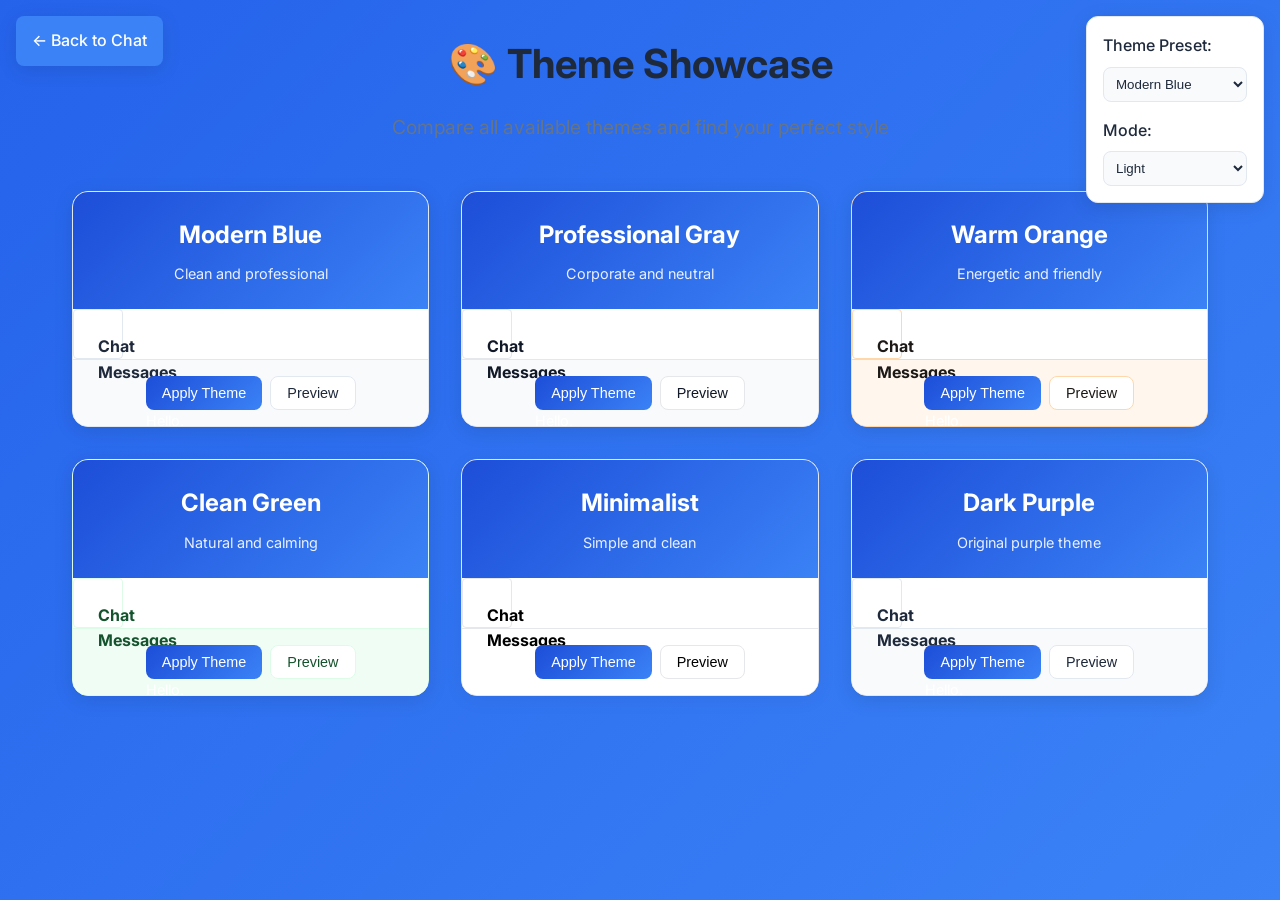
<file: static/theme-showcase.html>
<!DOCTYPE html>
<html lang="en">
<head>
    <meta charset="UTF-8">
    <meta name="viewport" content="width=device-width, initial-scale=1.0">
    <title>NiFi Chat UI - Theme Showcase</title>
    <link rel="stylesheet" href="/static/styles.css?v=2025-08-31-2">
    <link rel="stylesheet" href="/static/themes.css?v=2025-08-31-1">
    <link href="https://fonts.googleapis.com/css2?family=Inter:wght@300;400;500;600;700&display=swap" rel="stylesheet">
    <style>
        .showcase-container {
            max-width: 1200px;
            margin: 0 auto;
            padding: 2rem;
        }
        
        .showcase-header {
            text-align: center;
            margin-bottom: 3rem;
        }
        
        .showcase-header h1 {
            font-size: 2.5rem;
            margin-bottom: 1rem;
            color: var(--text-primary);
        }
        
        .showcase-header p {
            font-size: 1.2rem;
            color: var(--text-secondary);
        }
        
        .theme-grid {
            display: grid;
            grid-template-columns: repeat(auto-fit, minmax(350px, 1fr));
            gap: 2rem;
            margin-bottom: 3rem;
        }
        
        .theme-card {
            background: var(--bg-primary);
            border: 1px solid var(--border-color);
            border-radius: 1rem;
            overflow: hidden;
            box-shadow: 0 4px 20px var(--shadow-color);
            transition: transform 0.3s ease, box-shadow 0.3s ease;
        }
        
        .theme-card:hover {
            transform: translateY(-5px);
            box-shadow: 0 8px 30px var(--shadow-color);
        }
        
        .theme-header {
            padding: 1.5rem;
            background: var(--primary-gradient);
            background: -webkit-linear-gradient(135deg, #3b82f6 0%, #1d4ed8 100%);
            color: white;
            text-align: center;
        }
        
        .theme-header h3 {
            margin: 0 0 0.5rem 0;
            font-size: 1.5rem;
        }
        
        .theme-header p {
            margin: 0;
            opacity: 0.9;
            font-size: 0.9rem;
        }
        
        .theme-preview {
            padding: 1.5rem;
        }
        
        .preview-section {
            margin-bottom: 1.5rem;
        }
        
        .preview-section:last-child {
            margin-bottom: 0;
        }
        
        .preview-section h4 {
            margin: 0 0 0.75rem 0;
            color: var(--text-primary);
            font-size: 1rem;
        }
        
        .preview-message {
            padding: 0.75rem 1rem;
            border-radius: 0.75rem;
            margin-bottom: 0.5rem;
            font-size: 0.9rem;
        }
        
        .preview-message.user {
            background: var(--primary-gradient);
            background: -webkit-linear-gradient(135deg, #3b82f6 0%, #1d4ed8 100%);
            color: white;
            margin-left: 2rem;
        }
        
        .preview-message.assistant {
            background: var(--bg-secondary);
            border: 1px solid var(--border-color);
            margin-right: 2rem;
        }
        
        .preview-button {
            display: inline-block;
            padding: 0.5rem 1rem;
            background: var(--primary-gradient);
            background: -webkit-linear-gradient(135deg, #3b82f6 0%, #1d4ed8 100%);
            color: white;
            border: none;
            border-radius: 0.5rem;
            font-size: 0.9rem;
            cursor: pointer;
            margin-right: 0.5rem;
            margin-bottom: 0.5rem;
        }
        
        .preview-input {
            width: 100%;
            padding: 0.75rem;
            border: 1px solid var(--border-color);
            border-radius: 0.5rem;
            background: var(--bg-secondary);
            color: var(--text-primary);
            font-size: 0.9rem;
        }
        
        .theme-actions {
            padding: 1rem 1.5rem;
            background: var(--bg-secondary);
            border-top: 1px solid var(--border-color);
            display: flex;
            gap: 0.5rem;
            justify-content: center;
        }
        
        .theme-btn {
            padding: 0.5rem 1rem;
            border: 1px solid var(--border-color);
            border-radius: 0.5rem;
            background: var(--bg-primary);
            color: var(--text-primary);
            cursor: pointer;
            font-size: 0.9rem;
            transition: all 0.2s ease;
        }
        
        .theme-btn:hover {
            background: var(--bg-tertiary);
        }
        
        .theme-btn.primary {
            background: var(--primary-gradient);
            background: -webkit-linear-gradient(135deg, #3b82f6 0%, #1d4ed8 100%);
            color: white;
            border: none;
        }
        
        .theme-btn.primary:hover {
            opacity: 0.9;
        }
        
        .controls {
            position: fixed;
            top: 1rem;
            right: 1rem;
            background: var(--bg-primary);
            border: 1px solid var(--border-color);
            border-radius: 0.75rem;
            padding: 1rem;
            box-shadow: 0 4px 20px var(--shadow-color);
            z-index: 1000;
        }
        
        .control-group {
            margin-bottom: 1rem;
        }
        
        .control-group:last-child {
            margin-bottom: 0;
        }
        
        .control-group label {
            display: block;
            margin-bottom: 0.5rem;
            font-weight: 500;
            color: var(--text-primary);
        }
        
        .control-group select {
            width: 100%;
            padding: 0.5rem;
            border: 1px solid var(--border-color);
            border-radius: 0.5rem;
            background: var(--bg-secondary);
            color: var(--text-primary);
        }
        
        .back-link {
            position: fixed;
            top: 1rem;
            left: 1rem;
            background: #3b82f6; /* keep link stable regardless of preview */
            color: white;
            padding: 0.75rem 1rem;
            border-radius: 0.5rem;
            text-decoration: none;
            font-weight: 500;
            box-shadow: 0 4px 20px var(--shadow-color);
            z-index: 1000;
        }
        
        .back-link:hover {
            opacity: 0.9;
        }
    </style>
</head>
<body>
    <a href="/static/index.html" class="back-link">← Back to Chat</a>
    
    <div class="controls">
        <div class="control-group">
            <label for="theme-preset-select">Theme Preset:</label>
            <select id="theme-preset-select">
                <option value="modern-blue">Modern Blue</option>
                <option value="professional-gray">Professional Gray</option>
                <option value="warm-orange">Warm Orange</option>
                <option value="clean-green">Clean Green</option>
                <option value="minimalist">Minimalist</option>
                <option value="dark-purple">Dark Purple</option>
            </select>
        </div>
        <div class="control-group">
            <label for="theme-mode-select">Mode:</label>
            <select id="theme-mode-select">
                <option value="light">Light</option>
                <option value="dark">Dark</option>
            </select>
        </div>
    </div>

    <div class="showcase-container">
        <div class="showcase-header">
            <h1>🎨 Theme Showcase</h1>
            <p>Compare all available themes and find your perfect style</p>
        </div>

        <div class="theme-grid">
            <!-- Modern Blue Theme -->
            <div class="theme-card" data-theme-preset="modern-blue">
                <div class="theme-header">
                    <h3>Modern Blue</h3>
                    <p>Clean and professional</p>
                </div>
                <div class="theme-preview">
                    <div class="preview-section">
                        <h4>Chat Messages</h4>
                        <div class="preview-message user">Hello, how can I help you today?</div>
                        <div class="preview-message assistant">I'm here to assist you with your NiFi workflows!</div>
                    </div>
                    <div class="preview-section">
                        <h4>Buttons</h4>
                        <button class="preview-button">Primary Action</button>
                        <button class="preview-button" style="background: var(--bg-secondary); color: var(--text-secondary); border: 1px solid var(--border-color);">Secondary</button>
                    </div>
                    <div class="preview-section">
                        <h4>Input Field</h4>
                        <input type="text" class="preview-input" placeholder="Type your message here...">
                    </div>
                </div>
                <div class="theme-actions">
                    <button class="theme-btn primary" onclick="applyTheme('modern-blue')">Apply Theme</button>
                    <button class="theme-btn" onclick="previewTheme('modern-blue')">Preview</button>
                </div>
            </div>

            <!-- Professional Gray Theme -->
            <div class="theme-card" data-theme-preset="professional-gray">
                <div class="theme-header">
                    <h3>Professional Gray</h3>
                    <p>Corporate and neutral</p>
                </div>
                <div class="theme-preview">
                    <div class="preview-section">
                        <h4>Chat Messages</h4>
                        <div class="preview-message user">Hello, how can I help you today?</div>
                        <div class="preview-message assistant">I'm here to assist you with your NiFi workflows!</div>
                    </div>
                    <div class="preview-section">
                        <h4>Buttons</h4>
                        <button class="preview-button">Primary Action</button>
                        <button class="preview-button" style="background: var(--bg-secondary); color: var(--text-secondary); border: 1px solid var(--border-color);">Secondary</button>
                    </div>
                    <div class="preview-section">
                        <h4>Input Field</h4>
                        <input type="text" class="preview-input" placeholder="Type your message here...">
                    </div>
                </div>
                <div class="theme-actions">
                    <button class="theme-btn primary" onclick="applyTheme('professional-gray')">Apply Theme</button>
                    <button class="theme-btn" onclick="previewTheme('professional-gray')">Preview</button>
                </div>
            </div>

            <!-- Warm Orange Theme -->
            <div class="theme-card" data-theme-preset="warm-orange">
                <div class="theme-header">
                    <h3>Warm Orange</h3>
                    <p>Energetic and friendly</p>
                </div>
                <div class="theme-preview">
                    <div class="preview-section">
                        <h4>Chat Messages</h4>
                        <div class="preview-message user">Hello, how can I help you today?</div>
                        <div class="preview-message assistant">I'm here to assist you with your NiFi workflows!</div>
                    </div>
                    <div class="preview-section">
                        <h4>Buttons</h4>
                        <button class="preview-button">Primary Action</button>
                        <button class="preview-button" style="background: var(--bg-secondary); color: var(--text-secondary); border: 1px solid var(--border-color);">Secondary</button>
                    </div>
                    <div class="preview-section">
                        <h4>Input Field</h4>
                        <input type="text" class="preview-input" placeholder="Type your message here...">
                    </div>
                </div>
                <div class="theme-actions">
                    <button class="theme-btn primary" onclick="applyTheme('warm-orange')">Apply Theme</button>
                    <button class="theme-btn" onclick="previewTheme('warm-orange')">Preview</button>
                </div>
            </div>

            <!-- Clean Green Theme -->
            <div class="theme-card" data-theme-preset="clean-green">
                <div class="theme-header">
                    <h3>Clean Green</h3>
                    <p>Natural and calming</p>
                </div>
                <div class="theme-preview">
                    <div class="preview-section">
                        <h4>Chat Messages</h4>
                        <div class="preview-message user">Hello, how can I help you today?</div>
                        <div class="preview-message assistant">I'm here to assist you with your NiFi workflows!</div>
                    </div>
                    <div class="preview-section">
                        <h4>Buttons</h4>
                        <button class="preview-button">Primary Action</button>
                        <button class="preview-button" style="background: var(--bg-secondary); color: var(--text-secondary); border: 1px solid var(--border-color);">Secondary</button>
                    </div>
                    <div class="preview-section">
                        <h4>Input Field</h4>
                        <input type="text" class="preview-input" placeholder="Type your message here...">
                    </div>
                </div>
                <div class="theme-actions">
                    <button class="theme-btn primary" onclick="applyTheme('clean-green')">Apply Theme</button>
                    <button class="theme-btn" onclick="previewTheme('clean-green')">Preview</button>
                </div>
            </div>

            <!-- Minimalist Theme -->
            <div class="theme-card" data-theme-preset="minimalist">
                <div class="theme-header">
                    <h3>Minimalist</h3>
                    <p>Simple and clean</p>
                </div>
                <div class="theme-preview">
                    <div class="preview-section">
                        <h4>Chat Messages</h4>
                        <div class="preview-message user">Hello, how can I help you today?</div>
                        <div class="preview-message assistant">I'm here to assist you with your NiFi workflows!</div>
                    </div>
                    <div class="preview-section">
                        <h4>Buttons</h4>
                        <button class="preview-button">Primary Action</button>
                        <button class="preview-button" style="background: var(--bg-secondary); color: var(--text-secondary); border: 1px solid var(--border-color);">Secondary</button>
                    </div>
                    <div class="preview-section">
                        <h4>Input Field</h4>
                        <input type="text" class="preview-input" placeholder="Type your message here...">
                    </div>
                </div>
                <div class="theme-actions">
                    <button class="theme-btn primary" onclick="applyTheme('minimalist')">Apply Theme</button>
                    <button class="theme-btn" onclick="previewTheme('minimalist')">Preview</button>
                </div>
            </div>

            <!-- Dark Purple Theme -->
            <div class="theme-card" data-theme-preset="dark-purple">
                <div class="theme-header">
                    <h3>Dark Purple</h3>
                    <p>Original purple theme</p>
                </div>
                <div class="theme-preview">
                    <div class="preview-section">
                        <h4>Chat Messages</h4>
                        <div class="preview-message user">Hello, how can I help you today?</div>
                        <div class="preview-message assistant">I'm here to assist you with your NiFi workflows!</div>
                    </div>
                    <div class="preview-section">
                        <h4>Buttons</h4>
                        <button class="preview-button">Primary Action</button>
                        <button class="preview-button" style="background: var(--bg-secondary); color: var(--text-secondary); border: 1px solid var(--border-color);">Secondary</button>
                    </div>
                    <div class="preview-section">
                        <h4>Input Field</h4>
                        <input type="text" class="preview-input" placeholder="Type your message here...">
                    </div>
                </div>
                <div class="theme-actions">
                    <button class="theme-btn primary" onclick="applyTheme('dark-purple')">Apply Theme</button>
                    <button class="theme-btn" onclick="previewTheme('dark-purple')">Preview</button>
                </div>
            </div>
        </div>
    </div>

    <script src="/static/js/safari-theme-fix.js"></script>
    <script>
        // Theme management
        let currentPreset = 'modern-blue';
        let currentMode = 'light';
        let safariFix = null;
        let isSafari = /^((?!chrome|android).)*safari/i.test(navigator.userAgent);
        
        if (isSafari) {
            console.log('Safari detected in showcase, initializing Safari theme fix');
            safariFix = new SafariThemeFix();
        }

        function applyTheme(preset) {
            currentPreset = preset;
            
            if (isSafari && safariFix) {
                // Use Safari-specific theme application
                safariFix.applyTheme(preset, currentMode);
            } else {
                // Standard theme application
                document.documentElement.setAttribute('data-theme-preset', preset);
                document.documentElement.setAttribute('data-theme', currentMode);
            }
            
            localStorage.setItem('themePreset', preset);
            localStorage.setItem('theme', currentMode);
            
            // Update controls
            document.getElementById('theme-preset-select').value = preset;
        }

        function previewTheme(preset) {
            if (isSafari && safariFix) {
                // Use Safari-specific theme application
                safariFix.applyTheme(preset, currentMode);
            } else {
                // Standard theme application
                document.documentElement.setAttribute('data-theme-preset', preset);
                document.documentElement.setAttribute('data-theme', currentMode);
            }
        }

        // Control event listeners
        document.getElementById('theme-preset-select').addEventListener('change', (e) => {
            applyTheme(e.target.value);
        });

        document.getElementById('theme-mode-select').addEventListener('change', (e) => {
            currentMode = e.target.value;
            
            if (isSafari && safariFix) {
                // Use Safari-specific theme application
                safariFix.applyTheme(currentPreset, currentMode);
            } else {
                // Standard theme application
                document.documentElement.setAttribute('data-theme', currentMode);
            }
            
            localStorage.setItem('theme', currentMode);
        });

        // Initialize
        document.addEventListener('DOMContentLoaded', () => {
            const savedPreset = localStorage.getItem('themePreset') || 'modern-blue';
            const savedMode = localStorage.getItem('theme') || 'light';
            
            currentPreset = savedPreset;
            currentMode = savedMode;
            
            document.getElementById('theme-preset-select').value = savedPreset;
            document.getElementById('theme-mode-select').value = savedMode;
            
            applyTheme(savedPreset);
        });
    </script>
</body>
</html>
</file>
<file: static/styles.css>
/* Reset and Base Styles */
* {
    margin: 0;
    padding: 0;
    box-sizing: border-box;
}

/* CSS Variables - Default to Modern Blue theme */
:root {
    --primary-gradient: linear-gradient(135deg, #3b82f6 0%, #1d4ed8 100%);
    --primary-color: #3b82f6;
    --primary-hover: #2563eb;
    --secondary-color: #64748b;
    --accent-color: #3b82f6;
    --accent-hover: #2563eb;
    
    --bg-primary: #ffffff;
    --bg-secondary: #f8fafc;
    --bg-tertiary: #f1f5f9;
    --bg-chat: #f8fafc;
    
    --text-primary: #1e293b;
    --text-secondary: #64748b;
    --text-muted: #94a3b8;
    
    --border-color: #e2e8f0;
    --border-light: #f1f5f9;
    --shadow-color: rgba(0, 0, 0, 0.1);
    --shadow-light: rgba(0, 0, 0, 0.05);
    
    --success-color: #10b981;
    --warning-color: #f59e0b;
    --error-color: #ef4444;
    --info-color: #3b82f6;
}

body {
    font-family: 'Inter', -apple-system, BlinkMacSystemFont, 'Segoe UI', Roboto, sans-serif;
    background: var(--primary-gradient);
    min-height: 100vh;
    color: var(--text-primary);
    line-height: 1.6;
}

/* App Container */
.app-container {
    display: flex;
    flex-direction: column;
    height: 100vh;
    max-width: 95vw;
    margin: 0 auto;
    background: var(--bg-primary);
    box-shadow: 0 0 50px var(--shadow-color);
}

/* Header */
.header {
    background: var(--primary-gradient);
    color: white;
    padding: 1rem 2rem;
    box-shadow: 0 2px 10px var(--shadow-color);
}

.header-content {
    display: flex;
    justify-content: space-between;
    align-items: center;
}

.header-controls {
    display: flex;
    align-items: center;
    gap: 1rem;
}

.theme-toggle {
    background: rgba(255, 255, 255, 0.2);
    border: 1px solid rgba(255, 255, 255, 0.3);
    border-radius: 50%;
    width: 40px;
    height: 40px;
    display: flex;
    align-items: center;
    justify-content: center;
    cursor: pointer;
    transition: all 0.3s ease;
    color: white;
    font-size: 1.2rem;
}

.theme-toggle:hover {
    background: rgba(255, 255, 255, 0.3);
    transform: scale(1.1);
}

.header-btn {
    background: rgba(255, 255, 255, 0.2);
    border: 1px solid rgba(255, 255, 255, 0.3);
    border-radius: 50%;
    width: 40px;
    height: 40px;
    display: flex;
    align-items: center;
    justify-content: center;
    cursor: pointer;
    transition: all 0.3s ease;
    color: white;
    font-size: 1.2rem;
}

.header-btn:hover {
    background: rgba(255, 255, 255, 0.3);
    transform: scale(1.1);
}

/* Dark theme styles are now handled by the theme presets in themes.css */

.app-title {
    font-size: 1.5rem;
    font-weight: 600;
    margin: 0;
}

.connection-status {
    display: flex;
    align-items: center;
    gap: 0.5rem;
    font-size: 0.9rem;
}

.connection-indicator {
    width: 8px;
    height: 8px;
    border-radius: 50%;
    transition: background-color 0.3s ease;
}

.connection-indicator.connected {
    background-color: #10b981;
    box-shadow: 0 0 10px rgba(16, 185, 129, 0.5);
}

.connection-indicator.disconnected {
    background-color: #ef4444;
    box-shadow: 0 0 10px rgba(239, 68, 68, 0.5);
}

.connection-indicator.connecting {
    background-color: #f59e0b;
    box-shadow: 0 0 10px rgba(245, 158, 11, 0.5);
    animation: pulse 1.5s infinite;
}

@keyframes pulse {
    0%, 100% { opacity: 1; }
    50% { opacity: 0.5; }
}

/* NiFi server selector and enhanced status */
.nifi-server-selector {
    display: flex;
    align-items: center;
    gap: 0.5rem;
    background: rgba(255, 255, 255, 0.1);
    padding: 0.5rem 0.75rem;
    border-radius: 0.5rem;
    border: 1px solid rgba(255, 255, 255, 0.2);
}

.server-label {
    font-size: 0.8rem;
    color: rgba(255, 255, 255, 0.8);
    white-space: nowrap;
}

.server-select {
    background: rgba(255, 255, 255, 0.1);
    border: 1px solid rgba(255, 255, 255, 0.2);
    color: white;
    padding: 0.25rem 0.5rem;
    border-radius: 0.25rem;
    font-size: 0.8rem;
    min-width: 60px;
    width: auto;
}

/* Ensure extra space so selected name isn't clipped by native arrow */
#model-select-header {
    padding-right: 1.75rem;
    max-width: 220px;
    text-overflow: ellipsis;
    white-space: nowrap;
    overflow: hidden;
    /* Allow JS to expand width; but also cap at a larger max for Chrome */
    max-width: 360px;
}

.server-select:disabled {
    opacity: 0.6;
    cursor: not-allowed;
    filter: grayscale(35%);
}

.server-select:focus {
    outline: none;
    border-color: rgba(255, 255, 255, 0.5);
    box-shadow: 0 0 0 2px rgba(255, 255, 255, 0.1);
}

.server-select option {
    background: #1e293b;
    color: white;
}

/* Model selector shares same look */
.model-selector {
    display: flex;
    align-items: center;
    gap: 0.5rem;
    background: rgba(255, 255, 255, 0.1);
    padding: 0.5rem 0.75rem;
    border-radius: 0.5rem;
    border: 1px solid rgba(255, 255, 255, 0.2);
}

.connection-status {
    display: flex;
    flex-direction: column;
    gap: 0.25rem;
    font-size: 0.8rem;
}

.connection-item {
    display: flex;
    align-items: center;
    gap: 0.5rem;
}

.connection-indicator.unhealthy {
    background-color: #f59e0b;
    box-shadow: 0 0 10px rgba(245, 158, 11, 0.5);
}

/* Execution settings in header */
.exec-settings {
    display: flex;
    align-items: center;
    gap: 0.5rem;
}

.exec-item {
    display: flex;
    align-items: center;
    gap: 0.25rem;
}

.exec-item.disabled {
    opacity: 0.6;
}

.exec-number {
    width: auto;
    min-width: 48px;
    max-width: 80px;
}

/* Main Content */
.main-content {
    flex: 1;
    display: flex;
    flex-direction: column;
    overflow: hidden;
}

/* Chat Container */
.chat-container {
    flex: 1;
    overflow-y: auto;
    padding: 1rem;
    background: var(--bg-chat);
}

.chat-history {
    max-width: 90%;
    margin: 0 auto;
    width: 100%;
    max-height: none;
    overflow: visible;
}

/* Messages */
.message {
    margin-bottom: 1.5rem;
    animation: fadeInUp 0.3s ease;
}

@keyframes fadeInUp {
    from {
        opacity: 0;
        transform: translateY(20px);
    }
    to {
        opacity: 1;
        transform: translateY(0);
    }
}

.message-content {
    padding: 1rem 1.5rem;
    border-radius: 1rem;
    max-width: 80%;
    word-wrap: break-word;
    max-height: none;
    overflow: visible;
}

.user-message {
    display: flex;
    justify-content: flex-end;
}

.user-message .message-content {
    background: var(--primary-gradient);
    color: white;
    border-bottom-right-radius: 0.25rem;
}

.assistant-message {
    display: flex;
    justify-content: flex-start;
}

.assistant-message .message-content {
    background: var(--bg-primary);
    border: 1px solid var(--border-color);
    border-bottom-left-radius: 0.25rem;
    box-shadow: 0 2px 10px var(--shadow-light);
}

.system-message {
    display: flex;
    justify-content: center;
}

.system-message .message-content {
    background: var(--bg-secondary);
    border: 1px solid var(--border-color);
    border-radius: 1rem;
    text-align: center;
    max-width: 100%;
}

.system-message h3 {
    color: var(--accent-color);
    margin-bottom: 0.5rem;
}

.system-message ul {
    text-align: left;
    margin: 1rem 0;
    padding-left: 1.5rem;
}

.system-message li {
    margin-bottom: 0.25rem;
}

/* Input Area */
.input-area {
    background: var(--bg-primary);
    border-top: 1px solid var(--border-color);
    padding: 1rem 2rem;
}

.stop-button {
    margin-bottom: 1rem;
    text-align: center;
}

.input-form {
    max-width: 800px;
    margin: 0 auto;
}

.objective-container {
    margin-bottom: 15px;
}

.objective-input {
    width: 100%;
    padding: 12px;
    border: 1px solid var(--border-color);
    border-radius: 8px;
    font-size: 14px;
    font-family: inherit;
    resize: vertical;
    min-height: 60px;
    background-color: var(--bg-secondary);
    color: var(--text-primary);
    transition: border-color 0.3s ease;
}

.objective-input:focus {
    outline: none;
    border-color: var(--accent-color);
    box-shadow: 0 0 0 2px rgba(59, 130, 246, 0.1);
}

.objective-input::placeholder {
    color: var(--text-muted);
}

.objective-footer {
    display: flex;
    justify-content: flex-start;
    margin-top: 0.5rem;
    font-size: 0.875rem;
    color: var(--text-secondary);
}

.objective-char-count {
    font-weight: 500;
}

.input-container {
    display: flex;
    gap: 0.5rem;
    align-items: flex-end;
    background: var(--bg-secondary);
    border: 2px solid var(--border-color);
    border-radius: 1rem;
    padding: 0.75rem;
    transition: border-color 0.3s ease;
}

.input-container:focus-within {
    border-color: var(--accent-color);
    box-shadow: 0 0 0 3px rgba(59, 130, 246, 0.1);
}

.user-input {
    flex: 1;
    border: none;
    background: transparent;
    resize: none;
    font-family: inherit;
    font-size: 1rem;
    line-height: 1.5;
    outline: none;
    min-height: 24px;
    max-height: 120px;
    color: var(--text-primary);
}

.user-input::placeholder {
    color: var(--text-muted);
}

.input-footer {
    display: flex;
    justify-content: space-between;
    align-items: center;
    margin-top: 0.5rem;
    font-size: 0.875rem;
    color: var(--text-secondary);
}

.char-count {
    font-weight: 500;
}

.prompt-char-count {
    font-weight: 500;
}

.input-options {
    display: flex;
    gap: 0.5rem;
}

/* Buttons */
.btn {
    display: inline-flex;
    align-items: center;
    gap: 0.5rem;
    padding: 0.75rem 1.5rem;
    border: none;
    border-radius: 0.75rem;
    font-family: inherit;
    font-size: 0.875rem;
    font-weight: 500;
    cursor: pointer;
    transition: all 0.2s ease;
    text-decoration: none;
    white-space: nowrap;
}

.btn:hover {
    transform: translateY(-1px);
    box-shadow: 0 4px 12px rgba(0, 0, 0, 0.15);
}

.btn:active {
    transform: translateY(0);
}

.btn:disabled {
    opacity: 0.6;
    cursor: not-allowed;
    transform: none;
}

.btn-primary {
    background: var(--primary-gradient);
    color: white;
}

.btn-secondary {
    background: var(--bg-secondary);
    color: var(--text-secondary);
    border: 1px solid var(--border-color);
}

.btn-send {
    background: var(--primary-gradient);
    color: white;
    padding: 0.75rem;
    border-radius: 0.75rem;
    min-width: 48px;
    height: 48px;
    justify-content: center;
}

.btn-stop {
    background: linear-gradient(135deg, #ef4444 0%, #dc2626 100%);
    color: white;
    padding: 1rem 2rem;
    font-size: 1rem;
}

.btn-small {
    padding: 0.5rem 1rem;
    font-size: 0.75rem;
}

.btn-icon {
    font-size: 1.1em;
}

/* Loading Overlay */
.loading-overlay {
    position: fixed;
    top: 0;
    left: 0;
    right: 0;
    bottom: 0;
    background: rgba(0, 0, 0, 0.5);
    display: flex;
    align-items: center;
    justify-content: center;
    z-index: 1000;
}

.loading-content {
    background: white;
    padding: 2rem;
    border-radius: 1rem;
    text-align: center;
    box-shadow: 0 20px 40px rgba(0, 0, 0, 0.1);
}

.loading-spinner {
    width: 40px;
    height: 40px;
    border: 4px solid #f3f4f6;
    border-top: 4px solid #667eea;
    border-radius: 50%;
    animation: spin 1s linear infinite;
    margin: 0 auto 1rem;
}

@keyframes spin {
    0% { transform: rotate(0deg); }
    100% { transform: rotate(360deg); }
}

/* Modal */
.modal {
    position: fixed;
    top: 0;
    left: 0;
    right: 0;
    bottom: 0;
    background: rgba(0, 0, 0, 0.5);
    display: flex;
    align-items: center;
    justify-content: center;
    z-index: 1000;
}

.modal-content {
    background: var(--bg-primary);
    border-radius: 1rem;
    max-width: 500px;
    width: 90%;
    max-height: 80vh;
    display: flex;
    flex-direction: column;
    box-shadow: 0 20px 40px var(--shadow-color);
}

.modal-large {
    max-width: 800px;
    width: 95%;
    max-height: 90vh;
    display: flex;
    flex-direction: column;
}

.modal-section {
    margin-bottom: 2rem;
    padding-bottom: 1rem;
    border-bottom: 1px solid var(--border-color);
}

.modal-section:last-child {
    border-bottom: none;
    margin-bottom: 0;
}

.modal-section h4 {
    margin-bottom: 1rem;
    color: var(--text-primary);
    font-size: 1.1rem;
    font-weight: 600;
}

/* Tool content formatting */
.tool-content {
    padding: 1rem;
    background: var(--bg-secondary);
    border-radius: 0.5rem;
    margin-top: 0.5rem;
    display: none;
}

.tool-content.show {
    display: block;
}

.tool-description {
    margin-bottom: 1rem;
    line-height: 1.6;
}

/* Format headers (text wrapped in **) */
.tool-description strong {
    display: block;
    font-weight: 600;
    color: var(--text-primary);
    margin: 1rem 0 0.5rem 0;
}

.tool-description strong:first-child {
    margin-top: 0;
}

/* Format code blocks (text wrapped in ```) */
.tool-description pre {
    background: var(--bg-tertiary);
    color: var(--text-primary);
    padding: 1rem;
    border-radius: 0.5rem;
    overflow-x: auto;
    margin: 1rem 0;
    font-family: 'Monaco', 'Menlo', 'Ubuntu Mono', monospace;
    font-size: 0.9rem;
    line-height: 1.4;
}

/* Format inline code (text wrapped in `) */
.tool-description code {
    background: var(--bg-tertiary);
    color: var(--text-primary);
    padding: 0.125rem 0.25rem;
    border-radius: 0.25rem;
    font-family: 'Monaco', 'Menlo', 'Ubuntu Mono', monospace;
    font-size: 0.9rem;
}

/* Markdown Content Styles */
.markdown-content {
    line-height: 1.6;
    color: var(--text-primary);
}

.markdown-content h1,
.markdown-content h2,
.markdown-content h3,
.markdown-content h4,
.markdown-content h5,
.markdown-content h6 {
    margin: 1.5rem 0 1rem 0;
    font-weight: 600;
    color: var(--text-primary);
}

.markdown-content h1 { font-size: 1.5rem; }
.markdown-content h2 { font-size: 1.25rem; }
.markdown-content h3 { font-size: 1.1rem; }
.markdown-content h4 { font-size: 1rem; }

.markdown-content p {
    margin: 0.75rem 0;
}

.markdown-content ul,
.markdown-content ol {
    margin: 0.75rem 0;
    padding-left: 1.5rem;
}

.markdown-content li {
    margin: 0.25rem 0;
}

/* Markdown Tables */
.markdown-table-wrapper {
    margin: 1rem 0;
    overflow-x: auto;
    border-radius: 0.5rem;
    border: 1px solid var(--border-color);
}

.markdown-table {
    width: 100%;
    border-collapse: collapse;
    background: var(--bg-secondary);
    font-size: 0.875rem;
}

.markdown-table th,
.markdown-table td {
    padding: 0.75rem;
    text-align: left;
    border-bottom: 1px solid var(--border-color);
}

.markdown-table th {
    background: var(--bg-tertiary);
    font-weight: 600;
    color: var(--text-primary);
}

.markdown-table tr:hover {
    background: var(--bg-tertiary);
}

/* Markdown Code Blocks */
.markdown-code-block {
    margin: 1rem 0;
    border-radius: 0.5rem;
    overflow: hidden;
    border: 1px solid var(--border-color);
}

.markdown-code-block .code-header {
    background: var(--bg-tertiary);
    padding: 0.5rem 0.75rem;
    border-bottom: 1px solid var(--border-color);
    font-size: 0.75rem;
    font-weight: 500;
    color: var(--text-muted);
}

.markdown-code-block pre {
    margin: 0;
    padding: 1rem;
    background: var(--bg-secondary);
    overflow-x: auto;
    font-family: 'Monaco', 'Menlo', 'Ubuntu Mono', monospace;
    font-size: 0.875rem;
    line-height: 1.4;
}

.markdown-code-block code {
    background: none;
    padding: 0;
    border: none;
    color: var(--text-primary);
}

/* Markdown Inline Code */
.markdown-inline-code {
    background: var(--bg-secondary);
    color: var(--text-primary);
    padding: 0.125rem 0.25rem;
    border-radius: 0.25rem;
    font-family: 'Monaco', 'Monaco', 'Menlo', 'Ubuntu Mono', monospace;
    font-size: 0.875rem;
    border: 1px solid var(--border-color);
}

/* Markdown Blockquotes */
.markdown-content blockquote {
    margin: 1rem 0;
    padding: 0.75rem 1rem;
    border-left: 4px solid var(--accent-color);
    background: var(--bg-secondary);
    border-radius: 0.25rem;
    font-style: italic;
    color: var(--text-muted);
}

/* Markdown Links */
.markdown-content a {
    color: var(--accent-color);
    text-decoration: none;
}

.markdown-content a:hover {
    text-decoration: underline;
}

/* Markdown Strong/Emphasis */
.markdown-content strong {
    font-weight: 600;
    color: var(--text-primary);
}

.markdown-content em {
    font-style: italic;
}

/* Mermaid Diagram Styles */
.markdown-mermaid-block {
    margin: 1rem 0;
    border-radius: 0.5rem;
    overflow: hidden;
    border: 1px solid var(--border-color);
    background: var(--bg-secondary);
}

.mermaid-header {
    display: flex;
    justify-content: space-between;
    align-items: center;
    padding: 0.75rem 1rem;
    background: var(--bg-tertiary);
    border-bottom: 1px solid var(--border-color);
}

.mermaid-title {
    font-weight: 600;
    color: var(--text-primary);
    font-size: 0.875rem;
}

.mermaid-controls {
    display: flex;
    gap: 0.5rem;
}

.mermaid-btn {
    background: var(--accent-color);
    color: white;
    border: none;
    padding: 0.25rem 0.5rem;
    border-radius: 0.25rem;
    font-size: 0.75rem;
    cursor: pointer;
    transition: background-color 0.2s ease;
}

.mermaid-btn:hover {
    background: var(--accent-hover);
}

.mermaid-container {
    padding: 1rem;
    background: var(--bg-secondary);
    min-height: 100px;
    display: flex;
    align-items: center;
    justify-content: center;
}

.mermaid-container.rendered {
    padding: 0;
    min-height: auto;
}

.mermaid-container svg {
    max-width: 100%;
    height: auto;
}

.mermaid-success {
    color: #10b981;
    font-size: 0.875rem;
    font-weight: 500;
    text-align: center;
    padding: 0.5rem;
}

.mermaid-error {
    color: #ef4444;
    font-size: 0.875rem;
    text-align: center;
    padding: 0.5rem;
}

.mermaid-loading {
    color: var(--text-secondary);
    font-size: 0.875rem;
    text-align: center;
    padding: 1rem;
    font-style: italic;
}

/* Dark mode styles for Mermaid diagrams */
[data-theme="dark"] .mermaid-container svg {
    /* Force light colors for better visibility in dark mode */
    background: transparent !important;
}

[data-theme="dark"] .mermaid-container svg .node rect,
[data-theme="dark"] .mermaid-container svg .node circle,
[data-theme="dark"] .mermaid-container svg .node ellipse,
[data-theme="dark"] .mermaid-container svg .node polygon {
    fill: #ffffff !important;
    stroke: #374151 !important;
    stroke-width: 2px !important;
}

[data-theme="dark"] .mermaid-container svg .node .label {
    color: #1f2937 !important;
    fill: #1f2937 !important;
    font-weight: 500 !important;
}

[data-theme="dark"] .mermaid-container svg .edgePath .path {
    stroke: #60a5fa !important;
    stroke-width: 2px !important;
}

[data-theme="dark"] .mermaid-container svg .edgeLabel {
    background: #ffffff !important;
    color: #1f2937 !important;
    fill: #1f2937 !important;
    border: 1px solid #e5e7eb !important;
    border-radius: 4px !important;
    padding: 2px 6px !important;
}

[data-theme="dark"] .mermaid-container svg .arrowheadPath {
    fill: #60a5fa !important;
}

[data-theme="dark"] .mermaid-container svg .flowchart-link {
    stroke: #60a5fa !important;
    stroke-width: 2px !important;
}

/* Additional dark mode fixes for different Mermaid diagram types */
[data-theme="dark"] .mermaid-container svg .cluster rect {
    fill: #f3f4f6 !important;
    stroke: #9ca3af !important;
    stroke-width: 1px !important;
}

[data-theme="dark"] .mermaid-container svg .cluster .cluster-label {
    fill: #1f2937 !important;
    font-weight: 600 !important;
}

[data-theme="dark"] .mermaid-container svg .titleText {
    fill: #1f2937 !important;
    font-weight: 600 !important;
}

/* Phase filtering */
.phase-filters {
    margin-bottom: 1rem;
}

.phase-checkboxes {
    margin-top: 1rem;
    display: flex;
    flex-wrap: wrap;
    gap: 0.5rem;
}

.phase-checkboxes .checkbox-label {
    margin-bottom: 0.25rem;
    min-width: 120px;
}

.modal-header {
    display: flex;
    justify-content: space-between;
    align-items: center;
    padding: 1.5rem;
    border-bottom: 1px solid var(--border-color);
}

.modal-header h3 {
    margin: 0;
    color: var(--text-primary);
}

.modal-close {
    background: none;
    border: none;
    font-size: 1.5rem;
    cursor: pointer;
    color: var(--text-secondary);
    padding: 0;
    width: 32px;
    height: 32px;
    display: flex;
    align-items: center;
    justify-content: center;
    border-radius: 0.5rem;
    transition: background-color 0.2s ease;
}

.modal-close:hover {
    background-color: var(--bg-tertiary);
}

.modal-body {
    padding: 1.5rem;
    flex: 1;
    overflow-y: auto;
    min-height: 0;
}

.modal-footer {
    padding: 1.5rem;
    border-top: 1px solid var(--border-color);
    display: flex;
    justify-content: flex-end;
    gap: 0.5rem;
}

/* Responsive Design */
@media (max-width: 768px) {
    .app-container {
        height: 100vh;
        margin: 0;
    }
    
    .header {
        padding: 1rem;
    }
    
    .app-title {
        font-size: 1.25rem;
    }
    
    .chat-container {
        padding: 0.5rem;
    }
    
    .message-content {
        max-width: 90%;
        padding: 0.75rem 1rem;
    }
    
    .input-area {
        padding: 1rem;
    }
    
    .input-container {
        padding: 0.5rem;
    }
    
    .btn {
        padding: 0.5rem 1rem;
    }
    
    .btn-send {
        min-width: 40px;
        height: 40px;
    }
}

@media (max-width: 480px) {
    .header-content {
        flex-direction: column;
        gap: 0.5rem;
        text-align: center;
    }
    
    .input-footer {
        flex-direction: column;
        gap: 0.5rem;
        align-items: flex-start;
    }
    
    .message-content {
        max-width: 95%;
        padding: 0.5rem 0.75rem;
    }
    
    .settings-panel {
        width: 100%;
        transform: translateX(100%);
    }
    
    .settings-toggle {
        top: 70px;
        right: 10px;
    }
    
    .settings-toggle .btn {
        padding: 0.5rem;
        font-size: 0.75rem;
    }
    
    .settings-content {
        padding: 0.75rem;
    }
    
    .settings-section {
        margin-bottom: 1rem;
        padding-bottom: 0.75rem;
    }
    
    .settings-section h4 {
        font-size: 0.8rem;
    }
}

/* Settings Panel - Streamlit Style */

.settings-panel {
    position: fixed;
    top: 0;
    right: -350px;
    width: 350px;
    min-width: 300px;
    max-width: 80vw;
    height: 100vh;
    background: var(--bg-secondary);
    border-left: 1px solid var(--border-color);
    box-shadow: -2px 0 10px var(--shadow-color);
    z-index: 200;
    overflow-y: auto;
    transition: right 0.3s ease;
    /* Safari compatibility */
    -webkit-transition: right 0.3s ease;
    /* Ensure hidden by default */
    display: none;
    visibility: hidden;
    resize: horizontal;
}

.settings-resize-handle {
    position: absolute;
    left: 0;
    top: 0;
    width: 4px;
    height: 100%;
    background: var(--border-color);
    cursor: ew-resize;
    transition: background-color 0.2s ease;
}

.settings-resize-handle:hover {
    background: var(--text-muted);
}

.settings-resize-handle:active {
    background: var(--text-secondary);
}

.settings-panel.show {
    right: 0;
}

.settings-content {
    padding: 1rem;
}

.settings-header {
    display: flex;
    justify-content: space-between;
    align-items: center;
    margin-bottom: 1.5rem;
    padding-bottom: 0.75rem;
    border-bottom: 1px solid var(--border-color);
}

.settings-header h3 {
    margin: 0;
    color: var(--text-primary);
    font-size: 1.25rem;
    font-weight: 600;
}

.btn-icon-only {
    background: none;
    border: none;
    font-size: 1.25rem;
    cursor: pointer;
    color: var(--text-secondary);
    padding: 0.25rem;
    border-radius: 0.25rem;
    transition: background-color 0.2s ease;
    width: 24px;
    height: 24px;
    display: flex;
    align-items: center;
    justify-content: center;
}

.btn-icon-only:hover {
    background-color: var(--bg-tertiary);
}

.settings-section {
    margin-bottom: 1.5rem;
    padding-bottom: 1rem;
    border-bottom: 1px solid var(--border-color);
}

.settings-section:last-child {
    border-bottom: none;
    margin-bottom: 0;
}

.settings-section h4 {
    margin: 0 0 0.75rem 0;
    color: var(--text-primary);
    font-size: 0.875rem;
    font-weight: 600;
    text-transform: uppercase;
    letter-spacing: 0.5px;
}

.settings-select {
    width: 100%;
    padding: 0.5rem 0.75rem;
    border: 1px solid var(--border-color);
    border-radius: 0.375rem;
    background: var(--bg-primary);
    font-size: 0.875rem;
    color: var(--text-primary);
    transition: border-color 0.2s ease;
    box-sizing: border-box;
}

.settings-select:focus {
    outline: none;
    border-color: var(--accent-color);
    box-shadow: 0 0 0 2px rgba(59, 130, 246, 0.1);
}

.settings-input {
    width: 100%;
    padding: 0.5rem 0.75rem;
    border: 1px solid var(--border-color);
    border-radius: 0.375rem;
    background: var(--bg-primary);
    font-size: 0.875rem;
    color: var(--text-primary);
    transition: border-color 0.2s ease;
    box-sizing: border-box;
}

.settings-input:focus {
    outline: none;
    border-color: var(--accent-color);
    box-shadow: 0 0 0 2px rgba(59, 130, 246, 0.1);
}

.setting-item {
    margin-bottom: 1rem;
}

.setting-item label {
    display: block;
    font-weight: 500;
    color: var(--text-primary);
    margin-bottom: 0.5rem;
    font-size: 0.875rem;
}

.checkbox-label {
    display: flex !important;
    align-items: center;
    gap: 0.5rem;
    cursor: pointer;
    margin-bottom: 0.25rem !important;
}

.checkbox-label input[type="checkbox"] {
    width: 16px;
    height: 16px;
    accent-color: var(--accent-color);
    margin: 0;
}

.setting-item small {
    display: block;
    color: var(--text-muted);
    font-size: 0.75rem;
    margin-top: 0.25rem;
    line-height: 1.4;
}

.workflow-description {
    margin-top: 0.5rem;
    padding: 0.75rem;
    background: var(--bg-primary);
    border-radius: 0.375rem;
    font-size: 0.875rem;
    color: var(--text-muted);
    border-left: 3px solid var(--accent-color);
    font-style: italic;
}

.tools-container {
    max-height: 300px;
    overflow-y: auto;
}

.tool-item {
    margin-bottom: 0.75rem;
    padding: 0.75rem;
    background: var(--bg-primary);
    border-radius: 0.375rem;
    border: 1px solid var(--border-color);
}

.tool-header {
    display: flex;
    justify-content: space-between;
    align-items: center;
    margin-bottom: 0.5rem;
    cursor: pointer;
    padding: 0.25rem;
    border-radius: 0.25rem;
    transition: background-color 0.2s ease;
}

.tool-header:hover {
    background-color: var(--bg-secondary);
}

.tool-name {
    font-weight: 600;
    color: var(--text-primary);
    font-size: 0.875rem;
}

.tool-toggle {
    background: none;
    border: none;
    font-size: 0.875rem;
    color: var(--text-secondary);
    cursor: pointer;
    padding: 0.25rem;
    border-radius: 0.25rem;
    transition: background-color 0.2s ease;
    width: 20px;
    height: 20px;
    display: flex;
    align-items: center;
    justify-content: center;
}

.tool-toggle:hover {
    background-color: var(--bg-tertiary);
}

.tool-content {
    display: none;
    font-size: 0.8rem;
    color: var(--text-muted);
    padding-top: 0.5rem;
    border-top: 1px solid var(--border-light);
}

.tool-content.show {
    display: block;
}

.tool-description {
    margin-bottom: 0.5rem;
    font-style: italic;
    color: var(--text-muted);
}

.tool-parameters {
    margin-top: 0.5rem;
}

.tool-parameter {
    margin-bottom: 0.25rem;
    padding-left: 0.5rem;
    font-size: 0.75rem;
}

.parameter-required {
    color: var(--error-color);
    font-weight: 600;
}

.loading {
    text-align: center;
    color: var(--text-muted);
    font-style: italic;
    padding: 1rem;
    background: var(--bg-primary);
    border-radius: 0.375rem;
    border: 1px solid var(--border-color);
}

/* Scrollbar Styling */
.chat-container::-webkit-scrollbar,
.settings-panel::-webkit-scrollbar,
.tools-container::-webkit-scrollbar {
    width: 6px;
}

.chat-container::-webkit-scrollbar-track,
.settings-panel::-webkit-scrollbar-track,
.tools-container::-webkit-scrollbar-track {
    background: #f1f5f9;
}

.chat-container::-webkit-scrollbar-thumb,
.settings-panel::-webkit-scrollbar-thumb,
.tools-container::-webkit-scrollbar-thumb {
    background: #cbd5e1;
    border-radius: 3px;
}

.chat-container::-webkit-scrollbar-thumb:hover,
.settings-panel::-webkit-scrollbar-thumb:hover,
.tools-container::-webkit-scrollbar-thumb:hover {
    background: #94a3b8;
}

/* Tool execution details styles */
.tool-execution-details {
    margin-top: 15px;
    padding: 15px;
    background-color: var(--bg-secondary);
    border-radius: 8px;
    border-left: 4px solid var(--accent-color);
}

.tool-execution-details h4 {
    margin: 0 0 10px 0;
    color: var(--text-primary);
    font-size: 14px;
    font-weight: 600;
}

.tool-result {
    margin-bottom: 15px;
    padding: 10px;
    background-color: var(--bg-primary);
    border-radius: 6px;
    border: 1px solid var(--border-color);
}

.tool-result h5 {
    margin: 0 0 8px 0;
    color: var(--text-primary);
    font-size: 13px;
    font-weight: 600;
    font-family: 'Courier New', monospace;
}

.tool-success {
    color: var(--success-color);
    font-size: 12px;
    font-weight: 500;
    margin-bottom: 8px;
}

.tool-error {
    color: var(--error-color);
    font-size: 12px;
    font-weight: 500;
    margin-bottom: 8px;
}

.tool-data {
    margin-top: 8px;
}

.tool-data pre {
    background-color: var(--bg-tertiary);
    padding: 8px;
    border-radius: 4px;
    font-size: 11px;
    overflow-x: auto;
    margin: 0;
    border: 1px solid var(--border-color);
}

.tool-data code {
    font-family: 'Courier New', monospace;
    color: var(--text-primary);
}

.token-usage {
    margin-top: 10px;
    padding-top: 10px;
    border-top: 1px solid var(--border-color);
}

.token-usage small {
    color: var(--text-muted);
    font-size: 11px;
}

/* Live response and status updates */
.live-response {
    border-left: 4px solid var(--info-color);
    background-color: var(--bg-secondary);
    animation: pulse 2s infinite;
}

@keyframes pulse {
    0% { opacity: 1; }
    50% { opacity: 0.8; }
    100% { opacity: 1; }
}

.live-content {
    position: relative;
}

.status-update {
    padding: 2px 0;
    margin-bottom: 2px;
    font-size: 14px;
    line-height: 1.4;
    color: var(--text-primary);
    background: none;
    border: none;
    border-radius: 0;
}

.status-update:last-child {
    margin-bottom: 0;
}

.live-response .message-content {
    padding: 16px 20px;
    background-color: var(--bg-secondary) !important;
    border-radius: 8px;
    border: 1px solid var(--border-color);
    max-height: none;
    overflow: visible;
}

/* Execution steps and aggregated content */
.execution-steps {
    margin-bottom: 15px;
}

.aggregated-content {
    margin-top: 15px;
    max-height: none;
    overflow: visible;
}

.content-part {
    margin-bottom: 10px;
    max-height: none;
    overflow: visible;
}

.content-part:last-child {
    margin-bottom: 0;
}

/* Final response styling */
.final-response {
    border-left: 4px solid var(--success-color);
    background-color: var(--bg-secondary);
}

.final-response .message-content {
    background-color: var(--bg-secondary) !important;
    border: 1px solid var(--border-color);
    max-height: none;
    overflow: visible;
}

.execution-summary {
    margin-top: 15px;
}

.summary-stats {
    font-size: 12px;
    color: var(--text-muted);
    font-weight: 500;
    padding: 8px 12px;
    background-color: var(--bg-secondary);
    border-radius: 6px;
    border: 1px solid var(--border-color);
}

/* Live status section */
.live-status-section {
    margin-top: 10px;
    padding: 8px 12px;
    background-color: var(--bg-secondary);
    border-radius: 6px;
    border: 1px solid var(--border-color);
}

.status-metrics {
    display: flex;
    flex-wrap: wrap;
    gap: 12px;
    font-size: 12px;
    color: var(--text-muted);
}

.metric {
    display: flex;
    align-items: center;
    gap: 4px;
    font-weight: 500;
}

/* Working spinner animation */
.working-dots {
    display: inline-block;
    animation: spin 1s linear infinite;
    font-size: 16px;
}

@keyframes spin {
    from { transform: rotate(0deg); }
    to { transform: rotate(360deg); }
}

.tool-count {
    color: var(--text-muted);
    font-size: 0.9em;
    font-weight: normal;
    margin-left: 0.5rem;
}

.tool-count:empty::before {
    content: "(0)";
    color: var(--text-muted);
}

/* Emphasized tool name chip used in status updates */
.tool-chip {
    display: inline-block;
    padding: 4px 12px;
    background: var(--bg-tertiary);
    color: var(--accent-color);
    border: 1px solid var(--accent-color);
    border-radius: 9999px;
    font-weight: 600;
    font-size: 0.85em;
    text-transform: uppercase;
    letter-spacing: 0.5px;
    box-shadow: 0 1px 3px rgba(0, 0, 0, 0.1);
    transition: all 0.2s ease;
}

.tool-chip-success {
    background: var(--bg-tertiary);
    color: var(--success-color);
    border-color: var(--success-color);
    box-shadow: 0 1px 3px rgba(16, 185, 129, 0.2);
}

.tool-chip:hover {
    transform: translateY(-1px);
    box-shadow: 0 2px 6px rgba(0, 0, 0, 0.15);
}

.tool-chip-success:hover {
    transform: translateY(-1px);
    box-shadow: 0 2px 6px rgba(16, 185, 129, 0.3);
}

/* Add styling for Request and Action IDs */
/* Subtle IDs styling: monospaced, bold, colored text only */
.request-id, .action-id {
    color: var(--accent-color);
    padding: 0 4px;
    font-size: 0.95em;
    font-weight: 700;
    font-family: 'Courier New', monospace;
}

.action-id {
    color: var(--success-color);
}

/* Style for the ID labels */
.id-label {
    font-weight: 700;
    margin-right: 4px;
    color: var(--text-muted);
    font-size: 0.9em;
}

/* Execution Steps Toggle */
.execution-steps-container {
    margin-bottom: 1rem;
}

.execution-steps-header {
    display: flex;
    justify-content: flex-end;
    margin-bottom: 0.5rem;
}

.execution-steps-toggle {
    background: var(--bg-secondary);
    border: 1px solid var(--border-color);
    border-radius: 0.5rem;
    padding: 0.5rem 1rem;
    font-size: 0.875rem;
    color: var(--text-secondary);
    cursor: pointer;
    transition: all 0.2s ease;
}

.execution-steps-toggle:hover {
    background: var(--bg-tertiary);
    border-color: var(--text-muted);
}

.execution-steps-toggle:active {
    transform: translateY(1px);
}

.execution-steps.collapsed {
    display: none;
}

.execution-steps {
    transition: all 0.3s ease;
}
</file>
<file: static/themes.css>
/**
 * NiFi Chat UI - Multiple Theme Presets
 * 
 * This file contains multiple theme presets that users can choose from.
 * Each theme includes both light and dark mode variants.
 */

/* ==========================================================================
   THEME 1: MODERN BLUE (Current Purple - Improved)
   ========================================================================== */

[data-theme-preset="modern-blue"] {
    /* Light Mode Variables */
    --primary-gradient: linear-gradient(135deg, #3b82f6 0%, #1d4ed8 100%);
    --primary-color: #3b82f6;
    --primary-hover: #2563eb;
    --secondary-color: #64748b;
    --accent-color: #3b82f6;
    --accent-hover: #2563eb;
    
    --bg-primary: #ffffff;
    --bg-secondary: #f8fafc;
    --bg-tertiary: #f1f5f9;
    --bg-chat: #f8fafc;
    
    --text-primary: #1e293b;
    --text-secondary: #64748b;
    --text-muted: #94a3b8;
    
    --border-color: #e2e8f0;
    --border-light: #f1f5f9;
    --shadow-color: rgba(0, 0, 0, 0.1);
    --shadow-light: rgba(0, 0, 0, 0.05);
    
    --success-color: #10b981;
    --warning-color: #f59e0b;
    --error-color: #ef4444;
    --info-color: #3b82f6;
}

[data-theme-preset="modern-blue"][data-theme="dark"] {
    /* Dark Mode Variables */
    --primary-gradient: linear-gradient(135deg, #3b82f6 0%, #1d4ed8 100%);
    --primary-color: #3b82f6;
    --primary-hover: #60a5fa;
    --secondary-color: #94a3b8;
    --accent-color: #60a5fa;
    --accent-hover: #93c5fd;
    
    --bg-primary: #0f172a;
    --bg-secondary: #1e293b;
    --bg-tertiary: #334155;
    --bg-chat: #1e293b;
    
    --text-primary: #f8fafc;
    --text-secondary: #cbd5e1;
    --text-muted: #94a3b8;
    
    --border-color: #334155;
    --border-light: #475569;
    --shadow-color: rgba(0, 0, 0, 0.3);
    --shadow-light: rgba(0, 0, 0, 0.2);
    
    --success-color: #10b981;
    --warning-color: #f59e0b;
    --error-color: #ef4444;
    --info-color: #3b82f6;
}

/* ==========================================================================
   THEME 2: PROFESSIONAL GRAY
   ========================================================================== */

[data-theme-preset="professional-gray"] {
    /* Light Mode Variables */
    --primary-gradient: linear-gradient(135deg, #6b7280 0%, #374151 100%);
    --primary-color: #6b7280;
    --primary-hover: #4b5563;
    --secondary-color: #6b7280;
    --accent-color: #6b7280;
    --accent-hover: #4b5563;
    
    --bg-primary: #ffffff;
    --bg-secondary: #f9fafb;
    --bg-tertiary: #f3f4f6;
    --bg-chat: #f9fafb;
    
    --text-primary: #111827;
    --text-secondary: #6b7280;
    --text-muted: #9ca3af;
    
    --border-color: #e5e7eb;
    --border-light: #f3f4f6;
    --shadow-color: rgba(0, 0, 0, 0.1);
    --shadow-light: rgba(0, 0, 0, 0.05);
    
    --success-color: #059669;
    --warning-color: #d97706;
    --error-color: #dc2626;
    --info-color: #0284c7;
}

[data-theme-preset="professional-gray"][data-theme="dark"] {
    /* Dark Mode Variables */
    --primary-gradient: linear-gradient(135deg, #6b7280 0%, #374151 100%);
    --primary-color: #9ca3af;
    --primary-hover: #d1d5db;
    --secondary-color: #9ca3af;
    --accent-color: #9ca3af;
    --accent-hover: #d1d5db;
    
    --bg-primary: #111827;
    --bg-secondary: #1f2937;
    --bg-tertiary: #374151;
    --bg-chat: #1f2937;
    
    --text-primary: #f9fafb;
    --text-secondary: #d1d5db;
    --text-muted: #9ca3af;
    
    --border-color: #374151;
    --border-light: #4b5563;
    --shadow-color: rgba(0, 0, 0, 0.3);
    --shadow-light: rgba(0, 0, 0, 0.2);
    
    --success-color: #10b981;
    --warning-color: #f59e0b;
    --error-color: #ef4444;
    --info-color: #3b82f6;
}

/* ==========================================================================
   THEME 3: WARM ORANGE
   ========================================================================== */

[data-theme-preset="warm-orange"] {
    /* Light Mode Variables */
    --primary-gradient: linear-gradient(135deg, #f97316 0%, #ea580c 100%);
    --primary-color: #f97316;
    --primary-hover: #ea580c;
    --secondary-color: #f97316;
    --accent-color: #f97316;
    --accent-hover: #ea580c;
    
    --bg-primary: #ffffff;
    --bg-secondary: #fff7ed;
    --bg-tertiary: #fed7aa;
    --bg-chat: #fff7ed;
    
    --text-primary: #1c1917;
    --text-secondary: #78716c;
    --text-muted: #a8a29e;
    
    --border-color: #fed7aa;
    --border-light: #ffedd5;
    --shadow-color: rgba(0, 0, 0, 0.1);
    --shadow-light: rgba(0, 0, 0, 0.05);
    
    --success-color: #16a34a;
    --warning-color: #ca8a04;
    --error-color: #dc2626;
    --info-color: #0284c7;
}

[data-theme-preset="warm-orange"][data-theme="dark"] {
    /* Dark Mode Variables */
    --primary-gradient: linear-gradient(135deg, #f97316 0%, #ea580c 100%);
    --primary-color: #fb923c;
    --primary-hover: #fdba74;
    --secondary-color: #fb923c;
    --accent-color: #fb923c;
    --accent-hover: #fdba74;
    
    --bg-primary: #1c1917;
    --bg-secondary: #292524;
    --bg-tertiary: #44403c;
    --bg-chat: #292524;
    
    --text-primary: #fef3c7;
    --text-secondary: #d6d3d1;
    --text-muted: #a8a29e;
    
    --border-color: #44403c;
    --border-light: #57534e;
    --shadow-color: rgba(0, 0, 0, 0.3);
    --shadow-light: rgba(0, 0, 0, 0.2);
    
    --success-color: #22c55e;
    --warning-color: #eab308;
    --error-color: #ef4444;
    --info-color: #3b82f6;
}

/* ==========================================================================
   THEME 4: CLEAN GREEN
   ========================================================================== */

[data-theme-preset="clean-green"] {
    /* Light Mode Variables */
    --primary-gradient: linear-gradient(135deg, #10b981 0%, #059669 100%);
    --primary-color: #10b981;
    --primary-hover: #059669;
    --secondary-color: #10b981;
    --accent-color: #10b981;
    --accent-hover: #059669;
    
    --bg-primary: #ffffff;
    --bg-secondary: #f0fdf4;
    --bg-tertiary: #dcfce7;
    --bg-chat: #f0fdf4;
    
    --text-primary: #14532d;
    --text-secondary: #166534;
    --text-muted: #16a34a;
    
    --border-color: #dcfce7;
    --border-light: #f0fdf4;
    --shadow-color: rgba(0, 0, 0, 0.1);
    --shadow-light: rgba(0, 0, 0, 0.05);
    
    --success-color: #16a34a;
    --warning-color: #ca8a04;
    --error-color: #dc2626;
    --info-color: #0284c7;
}

[data-theme-preset="clean-green"][data-theme="dark"] {
    /* Dark Mode Variables */
    --primary-gradient: linear-gradient(135deg, #10b981 0%, #059669 100%);
    --primary-color: #34d399;
    --primary-hover: #6ee7b7;
    --secondary-color: #34d399;
    --accent-color: #34d399;
    --accent-hover: #6ee7b7;
    
    --bg-primary: #0f172a;
    --bg-secondary: #1e293b;
    --bg-tertiary: #334155;
    --bg-chat: #1e293b;
    
    --text-primary: #f0fdf4;
    --text-secondary: #bbf7d0;
    --text-muted: #86efac;
    
    --border-color: #334155;
    --border-light: #475569;
    --shadow-color: rgba(0, 0, 0, 0.3);
    --shadow-light: rgba(0, 0, 0, 0.2);
    
    --success-color: #22c55e;
    --warning-color: #eab308;
    --error-color: #ef4444;
    --info-color: #3b82f6;
}

/* ==========================================================================
   THEME 5: MINIMALIST
   ========================================================================== */

[data-theme-preset="minimalist"] {
    /* Light Mode Variables */
    --primary-gradient: linear-gradient(135deg, #000000 0%, #374151 100%);
    --primary-color: #000000;
    --primary-hover: #374151;
    --secondary-color: #6b7280;
    --accent-color: #000000;
    --accent-hover: #374151;
    
    --bg-primary: #ffffff;
    --bg-secondary: #ffffff;
    --bg-tertiary: #f9fafb;
    --bg-chat: #ffffff;
    
    --text-primary: #000000;
    --text-secondary: #6b7280;
    --text-muted: #9ca3af;
    
    --border-color: #e5e7eb;
    --border-light: #f3f4f6;
    --shadow-color: rgba(0, 0, 0, 0.05);
    --shadow-light: rgba(0, 0, 0, 0.02);
    
    --success-color: #000000;
    --warning-color: #6b7280;
    --error-color: #dc2626;
    --info-color: #6b7280;
}

[data-theme-preset="minimalist"][data-theme="dark"] {
    /* Dark Mode Variables - Fixed contrast issues */
    --primary-gradient: linear-gradient(135deg, #1f2937 0%, #374151 100%);
    --primary-color: #1f2937;
    --primary-hover: #374151;
    --secondary-color: #9ca3af;
    --accent-color: #1f2937;
    --accent-hover: #374151;
    
    --bg-primary: #000000;
    --bg-secondary: #111827;
    --bg-tertiary: #1f2937;
    --bg-chat: #111827;
    
    --text-primary: #ffffff;
    --text-secondary: #d1d5db;
    --text-muted: #9ca3af;
    
    --border-color: #374151;
    --border-light: #4b5563;
    --shadow-color: rgba(0, 0, 0, 0.5);
    --shadow-light: rgba(0, 0, 0, 0.3);
    
    --success-color: #ffffff;
    --warning-color: #d1d5db;
    --error-color: #ef4444;
    --info-color: #d1d5db;
}

/* ==========================================================================
   THEME 6: DARK PURPLE (Original Purple - Fixed)
   ========================================================================== */

[data-theme-preset="dark-purple"] {
    /* Light Mode Variables */
    --primary-gradient: linear-gradient(135deg, #667eea 0%, #764ba2 100%);
    --primary-color: #667eea;
    --primary-hover: #5a67d8;
    --secondary-color: #667eea;
    --accent-color: #667eea;
    --accent-hover: #5a67d8;
    
    --bg-primary: #ffffff;
    --bg-secondary: #f8fafc;
    --bg-tertiary: #f1f5f9;
    --bg-chat: #f8fafc;
    
    --text-primary: #1e293b;
    --text-secondary: #64748b;
    --text-muted: #94a3b8;
    
    --border-color: #e2e8f0;
    --border-light: #f1f5f9;
    --shadow-color: rgba(0, 0, 0, 0.1);
    --shadow-light: rgba(0, 0, 0, 0.05);
    
    --success-color: #10b981;
    --warning-color: #f59e0b;
    --error-color: #ef4444;
    --info-color: #3b82f6;
}

[data-theme-preset="dark-purple"][data-theme="dark"] {
    /* Dark Mode Variables */
    --primary-gradient: linear-gradient(135deg, #667eea 0%, #764ba2 100%);
    --primary-color: #8b5cf6;
    --primary-hover: #a78bfa;
    --secondary-color: #8b5cf6;
    --accent-color: #8b5cf6;
    --accent-hover: #a78bfa;
    
    --bg-primary: #0f0f23;
    --bg-secondary: #1a1a2e;
    --bg-tertiary: #16213e;
    --bg-chat: #1a1a2e;
    
    --text-primary: #e2e8f0;
    --text-secondary: #cbd5e1;
    --text-muted: #94a3b8;
    
    --border-color: #334155;
    --border-light: #475569;
    --shadow-color: rgba(0, 0, 0, 0.4);
    --shadow-light: rgba(0, 0, 0, 0.2);
    
    --success-color: #10b981;
    --warning-color: #f59e0b;
    --error-color: #ef4444;
    --info-color: #3b82f6;
}

/* ==========================================================================
   THEME SELECTOR STYLES
   ========================================================================== */

.theme-selector {
    position: relative;
    display: inline-block;
}

.theme-selector-btn {
    background: rgba(255, 255, 255, 0.1);
    border: 1px solid rgba(255, 255, 255, 0.2);
    border-radius: 0.5rem;
    padding: 0.5rem 0.75rem;
    color: white;
    cursor: pointer;
    display: flex;
    align-items: center;
    gap: 0.5rem;
    font-size: 0.8rem;
    transition: all 0.3s ease;
    min-width: 120px;
}

.theme-selector-btn:hover {
    background: rgba(255, 255, 255, 0.2);
    transform: scale(1.05);
}

.theme-selector-btn:focus {
    outline: none;
    border-color: rgba(255, 255, 255, 0.5);
    box-shadow: 0 0 0 2px rgba(255, 255, 255, 0.1);
}

/* Keep selected theme text white at all times to match top bar */
.theme-selector-btn .theme-name { color: #ffffff; }

.theme-selector-dropdown {
    position: absolute;
    top: 100%;
    right: 0;
    background: var(--bg-secondary);
    color: var(--text-primary);
    border: 1px solid var(--border-color);
    border-radius: 0.5rem;
    box-shadow: 0 10px 25px var(--shadow-color);
    -webkit-box-shadow: 0 10px 25px var(--shadow-color);
    z-index: 1000;
    min-width: 200px;
    max-height: 300px;
    overflow-y: auto;
    -webkit-overflow-scrolling: touch;
    display: none;
    margin-top: 0.25rem;
}

.theme-selector-dropdown.show {
    display: block;
    animation: fadeInDown 0.2s ease;
}

@keyframes fadeInDown {
    from {
        opacity: 0;
        transform: translateY(-10px);
    }
    to {
        opacity: 1;
        transform: translateY(0);
    }
}

.theme-option {
    display: flex;
    align-items: center;
    gap: 0.75rem;
    padding: 0.75rem 1rem;
    cursor: pointer;
    transition: background-color 0.2s ease;
    border-bottom: 1px solid var(--border-light);
    color: var(--text-primary);
}

.theme-option:last-child {
    border-bottom: none;
}

.theme-option:hover {
    background: var(--bg-tertiary);
}

.theme-option.active {
    background: var(--accent-color);
    color: white;
}

.theme-preview {
    width: 20px;
    height: 20px;
    border-radius: 0.25rem;
    border: 1px solid var(--border-color);
    flex-shrink: 0;
}

.theme-name {
    font-weight: 500;
    font-size: 0.875rem;
    color: var(--text-primary);
}

.theme-description {
    font-size: 0.75rem;
    color: var(--text-secondary);
    margin-top: 0.125rem;
}

/* Theme preview colors for each preset (scoped to option to prevent global override) */
.theme-option[data-theme-preset="modern-blue"] .theme-preview {
    background: linear-gradient(135deg, #3b82f6 0%, #1d4ed8 100%);
    background: -webkit-linear-gradient(135deg, #3b82f6 0%, #1d4ed8 100%);
}

.theme-option[data-theme-preset="professional-gray"] .theme-preview {
    background: linear-gradient(135deg, #6b7280 0%, #374151 100%);
    background: -webkit-linear-gradient(135deg, #6b7280 0%, #374151 100%);
}

.theme-option[data-theme-preset="warm-orange"] .theme-preview {
    background: linear-gradient(135deg, #f97316 0%, #ea580c 100%);
    background: -webkit-linear-gradient(135deg, #f97316 0%, #ea580c 100%);
}

.theme-option[data-theme-preset="clean-green"] .theme-preview {
    background: linear-gradient(135deg, #10b981 0%, #059669 100%);
    background: -webkit-linear-gradient(135deg, #10b981 0%, #059669 100%);
}

.theme-option[data-theme-preset="minimalist"] .theme-preview {
    background: linear-gradient(135deg, #000000 0%, #374151 100%);
    background: -webkit-linear-gradient(135deg, #000000 0%, #374151 100%);
}

.theme-option[data-theme-preset="dark-purple"] .theme-preview {
    background: linear-gradient(135deg, #667eea 0%, #764ba2 100%);
    background: -webkit-linear-gradient(135deg, #667eea 0%, #764ba2 100%);
}

/* Safari-specific fixes */
@supports (-webkit-appearance: none) {
    /* Ensure gradients work in Safari */
    [data-theme-preset] {
        --primary-gradient: -webkit-linear-gradient(135deg, var(--primary-color) 0%, var(--primary-hover) 100%);
    }
    
    /* Fix Safari button styling */
    .theme-selector-btn {
        -webkit-appearance: none;
        -webkit-border-radius: 0.5rem;
    }
    
    .theme-option {
        -webkit-tap-highlight-color: transparent;
    }
}

/* Dark mode adjustments for theme selector */
[data-theme="dark"] .theme-selector-btn {
    background: rgba(255, 255, 255, 0.1);
    border-color: rgba(255, 255, 255, 0.2);
    color: white;
}

[data-theme="dark"] .theme-selector-btn:hover {
    background: rgba(255, 255, 255, 0.2);
}

[data-theme="dark"] .theme-selector-dropdown {
    background: var(--bg-secondary);
    border-color: var(--border-color);
    box-shadow: 0 10px 25px var(--shadow-color);
}

[data-theme="dark"] .theme-option:hover {
    background: var(--bg-tertiary);
}

[data-theme="dark"] .theme-option.active {
    background: var(--accent-color);
    color: white;
}

/* ==========================================================================
   SAFARI FALLBACK: CSS CLASS-BASED THEMES
   ========================================================================== */

/* Modern Blue Theme Classes */
.theme-modern-blue.mode-light {
    --primary-gradient: linear-gradient(135deg, #3b82f6 0%, #1d4ed8 100%);
    --primary-color: #3b82f6;
    --primary-hover: #2563eb;
    --secondary-color: #64748b;
    --accent-color: #3b82f6;
    --accent-hover: #2563eb;
    --bg-primary: #ffffff;
    --bg-secondary: #f8fafc;
    --bg-tertiary: #f1f5f9;
    --bg-chat: #f8fafc;
    --text-primary: #1e293b;
    --text-secondary: #64748b;
    --text-muted: #94a3b8;
    --border-color: #e2e8f0;
    --border-light: #f1f5f9;
    --shadow-color: rgba(0, 0, 0, 0.1);
    --shadow-light: rgba(0, 0, 0, 0.05);
    --success-color: #10b981;
    --warning-color: #f59e0b;
    --error-color: #ef4444;
    --info-color: #3b82f6;
}

.theme-modern-blue.mode-dark {
    --primary-gradient: linear-gradient(135deg, #3b82f6 0%, #1d4ed8 100%);
    --primary-color: #3b82f6;
    --primary-hover: #60a5fa;
    --secondary-color: #94a3b8;
    --accent-color: #60a5fa;
    --accent-hover: #93c5fd;
    --bg-primary: #0f172a;
    --bg-secondary: #1e293b;
    --bg-tertiary: #334155;
    --bg-chat: #1e293b;
    --text-primary: #f8fafc;
    --text-secondary: #cbd5e1;
    --text-muted: #94a3b8;
    --border-color: #334155;
    --border-light: #475569;
    --shadow-color: rgba(0, 0, 0, 0.3);
    --shadow-light: rgba(0, 0, 0, 0.2);
    --success-color: #10b981;
    --warning-color: #f59e0b;
    --error-color: #ef4444;
    --info-color: #3b82f6;
}

/* Clean Green Theme Classes */
.theme-clean-green.mode-light {
    --primary-gradient: linear-gradient(135deg, #10b981 0%, #059669 100%);
    --primary-color: #10b981;
    --primary-hover: #059669;
    --secondary-color: #10b981;
    --accent-color: #10b981;
    --accent-hover: #059669;
    --bg-primary: #ffffff;
    --bg-secondary: #f0fdf4;
    --bg-tertiary: #dcfce7;
    --bg-chat: #f0fdf4;
    --text-primary: #14532d;
    --text-secondary: #166534;
    --text-muted: #16a34a;
    --border-color: #dcfce7;
    --border-light: #f0fdf4;
    --shadow-color: rgba(0, 0, 0, 0.1);
    --shadow-light: rgba(0, 0, 0, 0.05);
    --success-color: #16a34a;
    --warning-color: #ca8a04;
    --error-color: #dc2626;
    --info-color: #0284c7;
}

.theme-clean-green.mode-dark {
    --primary-gradient: linear-gradient(135deg, #10b981 0%, #059669 100%);
    --primary-color: #34d399;
    --primary-hover: #6ee7b7;
    --secondary-color: #34d399;
    --accent-color: #34d399;
    --accent-hover: #6ee7b7;
    --bg-primary: #0f172a;
    --bg-secondary: #1e293b;
    --bg-tertiary: #334155;
    --bg-chat: #1e293b;
    --text-primary: #f0fdf4;
    --text-secondary: #bbf7d0;
    --text-muted: #86efac;
    --border-color: #334155;
    --border-light: #475569;
    --shadow-color: rgba(0, 0, 0, 0.3);
    --shadow-light: rgba(0, 0, 0, 0.2);
    --success-color: #22c55e;
    --warning-color: #eab308;
    --error-color: #ef4444;
    --info-color: #3b82f6;
}

/* Professional Gray Theme Classes */
.theme-professional-gray.mode-light {
    --primary-gradient: linear-gradient(135deg, #6b7280 0%, #374151 100%);
    --primary-color: #6b7280;
    --primary-hover: #4b5563;
    --secondary-color: #6b7280;
    --accent-color: #6b7280;
    --accent-hover: #4b5563;
    --bg-primary: #ffffff;
    --bg-secondary: #f9fafb;
    --bg-tertiary: #f3f4f6;
    --bg-chat: #f9fafb;
    --text-primary: #111827;
    --text-secondary: #6b7280;
    --text-muted: #9ca3af;
    --border-color: #e5e7eb;
    --border-light: #f3f4f6;
    --shadow-color: rgba(0, 0, 0, 0.1);
    --shadow-light: rgba(0, 0, 0, 0.05);
    --success-color: #059669;
    --warning-color: #d97706;
    --error-color: #dc2626;
    --info-color: #0284c7;
}

.theme-professional-gray.mode-dark {
    --primary-gradient: linear-gradient(135deg, #6b7280 0%, #374151 100%);
    --primary-color: #9ca3af;
    --primary-hover: #d1d5db;
    --secondary-color: #9ca3af;
    --accent-color: #9ca3af;
    --accent-hover: #d1d5db;
    --bg-primary: #111827;
    --bg-secondary: #1f2937;
    --bg-tertiary: #374151;
    --bg-chat: #1f2937;
    --text-primary: #f9fafb;
    --text-secondary: #d1d5db;
    --text-muted: #9ca3af;
    --border-color: #374151;
    --border-light: #4b5563;
    --shadow-color: rgba(0, 0, 0, 0.3);
    --shadow-light: rgba(0, 0, 0, 0.2);
    --success-color: #10b981;
    --warning-color: #f59e0b;
    --error-color: #ef4444;
    --info-color: #3b82f6;
}

/* Warm Orange Theme Classes */
.theme-warm-orange.mode-light {
    --primary-gradient: linear-gradient(135deg, #f97316 0%, #ea580c 100%);
    --primary-color: #f97316;
    --primary-hover: #ea580c;
    --secondary-color: #f97316;
    --accent-color: #f97316;
    --accent-hover: #ea580c;
    --bg-primary: #ffffff;
    --bg-secondary: #fff7ed;
    --bg-tertiary: #fed7aa;
    --bg-chat: #fff7ed;
    --text-primary: #1c1917;
    --text-secondary: #78716c;
    --text-muted: #a8a29e;
    --border-color: #fed7aa;
    --border-light: #ffedd5;
    --shadow-color: rgba(0, 0, 0, 0.1);
    --shadow-light: rgba(0, 0, 0, 0.05);
    --success-color: #16a34a;
    --warning-color: #ca8a04;
    --error-color: #dc2626;
    --info-color: #0284c7;
}

.theme-warm-orange.mode-dark {
    --primary-gradient: linear-gradient(135deg, #f97316 0%, #ea580c 100%);
    --primary-color: #fb923c;
    --primary-hover: #fdba74;
    --secondary-color: #fb923c;
    --accent-color: #fb923c;
    --accent-hover: #fdba74;
    --bg-primary: #1c1917;
    --bg-secondary: #292524;
    --bg-tertiary: #44403c;
    --bg-chat: #292524;
    --text-primary: #fef3c7;
    --text-secondary: #d6d3d1;
    --text-muted: #a8a29e;
    --border-color: #44403c;
    --border-light: #57534e;
    --shadow-color: rgba(0, 0, 0, 0.3);
    --shadow-light: rgba(0, 0, 0, 0.2);
    --success-color: #22c55e;
    --warning-color: #eab308;
    --error-color: #ef4444;
    --info-color: #3b82f6;
}

/* Minimalist Theme Classes */
.theme-minimalist.mode-light {
    --primary-gradient: linear-gradient(135deg, #000000 0%, #374151 100%);
    --primary-color: #000000;
    --primary-hover: #374151;
    --secondary-color: #6b7280;
    --accent-color: #000000;
    --accent-hover: #374151;
    --bg-primary: #ffffff;
    --bg-secondary: #ffffff;
    --bg-tertiary: #f9fafb;
    --bg-chat: #ffffff;
    --text-primary: #000000;
    --text-secondary: #6b7280;
    --text-muted: #9ca3af;
    --border-color: #e5e7eb;
    --border-light: #f3f4f6;
    --shadow-color: rgba(0, 0, 0, 0.05);
    --shadow-light: rgba(0, 0, 0, 0.02);
    --success-color: #000000;
    --warning-color: #6b7280;
    --error-color: #dc2626;
    --info-color: #6b7280;
}

.theme-minimalist.mode-dark {
    --primary-gradient: linear-gradient(135deg, #1f2937 0%, #374151 100%);
    --primary-color: #1f2937;
    --primary-hover: #374151;
    --secondary-color: #9ca3af;
    --accent-color: #1f2937;
    --accent-hover: #374151;
    --bg-primary: #000000;
    --bg-secondary: #111827;
    --bg-tertiary: #1f2937;
    --bg-chat: #111827;
    --text-primary: #ffffff;
    --text-secondary: #d1d5db;
    --text-muted: #9ca3af;
    --border-color: #374151;
    --border-light: #4b5563;
    --shadow-color: rgba(0, 0, 0, 0.5);
    --shadow-light: rgba(0, 0, 0, 0.3);
    --success-color: #ffffff;
    --warning-color: #d1d5db;
    --error-color: #ef4444;
    --info-color: #d1d5db;
}

/* Dark Purple Theme Classes */
.theme-dark-purple.mode-light {
    --primary-gradient: linear-gradient(135deg, #667eea 0%, #764ba2 100%);
    --primary-color: #667eea;
    --primary-hover: #5a67d8;
    --secondary-color: #667eea;
    --accent-color: #667eea;
    --accent-hover: #5a67d8;
    --bg-primary: #ffffff;
    --bg-secondary: #f8fafc;
    --bg-tertiary: #f1f5f9;
    --bg-chat: #f8fafc;
    --text-primary: #1e293b;
    --text-secondary: #64748b;
    --text-muted: #94a3b8;
    --border-color: #e2e8f0;
    --border-light: #f1f5f9;
    --shadow-color: rgba(0, 0, 0, 0.1);
    --shadow-light: rgba(0, 0, 0, 0.05);
    --success-color: #10b981;
    --warning-color: #f59e0b;
    --error-color: #ef4444;
    --info-color: #3b82f6;
}

.theme-dark-purple.mode-dark {
    --primary-gradient: linear-gradient(135deg, #667eea 0%, #764ba2 100%);
    --primary-color: #8b5cf6;
    --primary-hover: #a78bfa;
    --secondary-color: #8b5cf6;
    --accent-color: #8b5cf6;
    --accent-hover: #a78bfa;
    --bg-primary: #0f0f23;
    --bg-secondary: #1a1a2e;
    --bg-tertiary: #16213e;
    --bg-chat: #1a1a2e;
    --text-primary: #e2e8f0;
    --text-secondary: #cbd5e1;
    --text-muted: #94a3b8;
    --border-color: #334155;
    --border-light: #475569;
    --shadow-color: rgba(0, 0, 0, 0.4);
    --shadow-light: rgba(0, 0, 0, 0.2);
    --success-color: #10b981;
    --warning-color: #f59e0b;
    --error-color: #ef4444;
    --info-color: #3b82f6;
}
</file>
